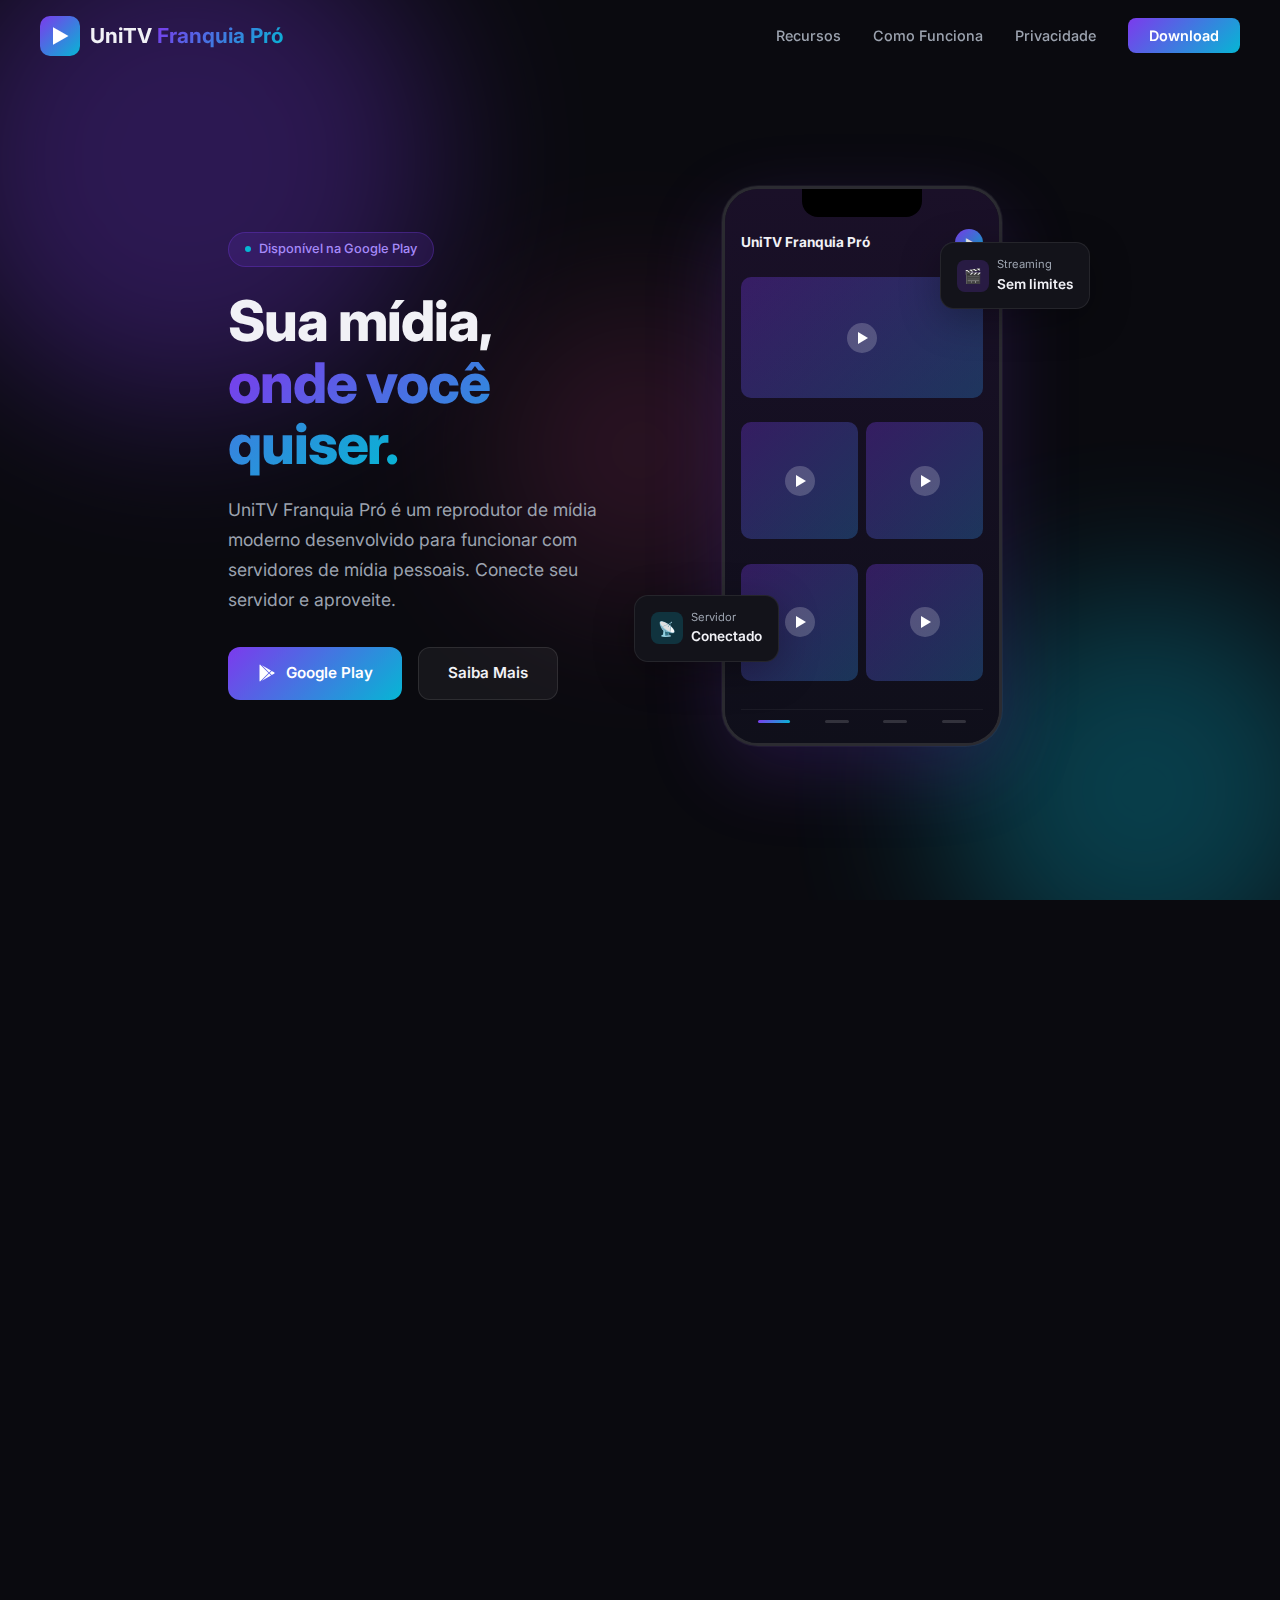
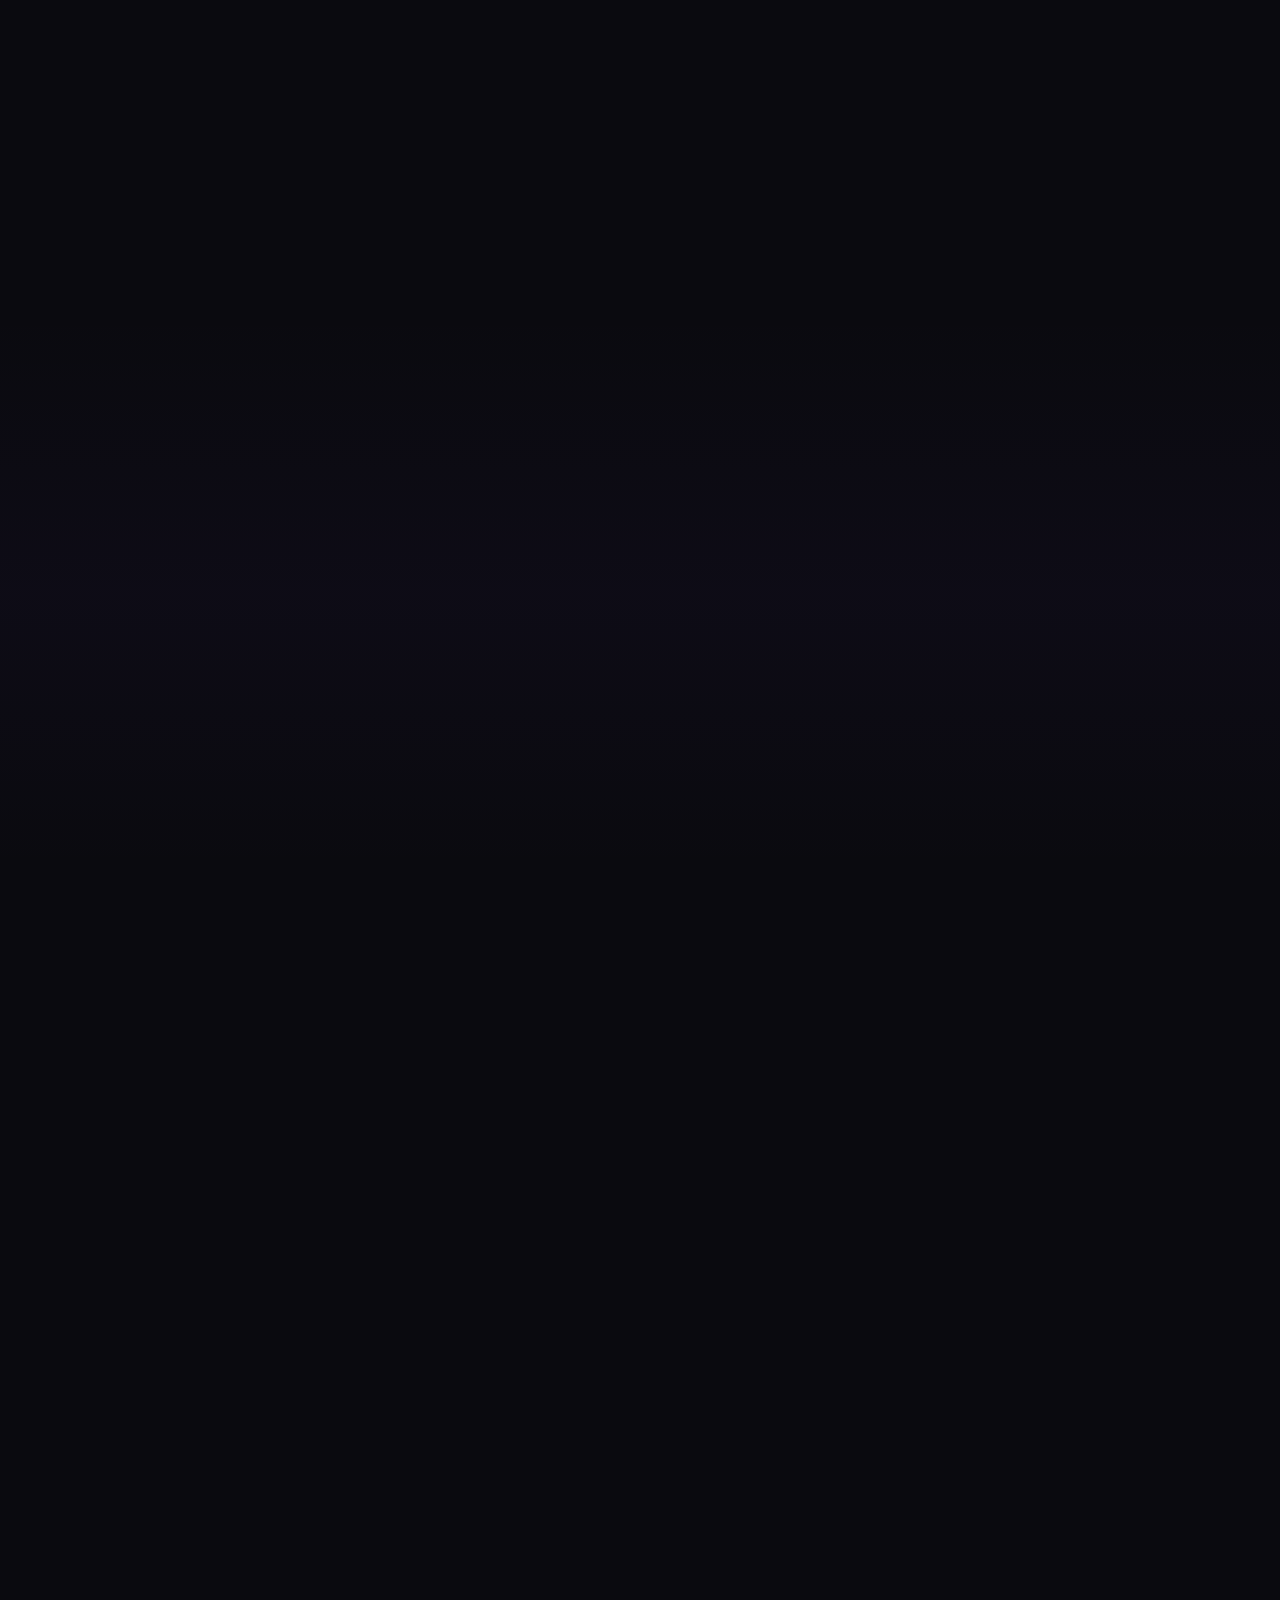
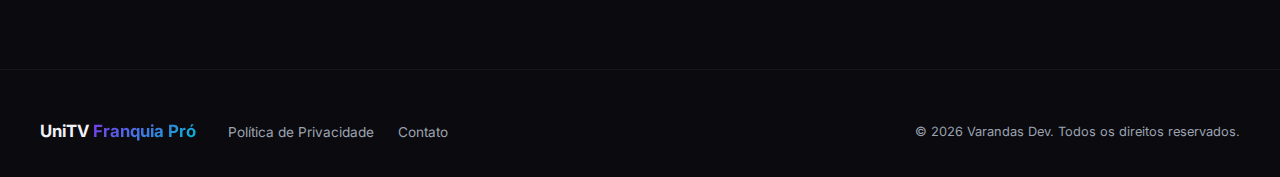
<file: index.html>
<!DOCTYPE html>
<html lang="pt-BR">
<head>
    <meta charset="UTF-8">
    <meta name="viewport" content="width=device-width, initial-scale=1.0">
    <title>UniTV Franquia Pró - Reprodutor de Mídia Moderno</title>
    <meta name="description" content="UniTV Franquia Pró é um reprodutor de mídia moderno para servidores de mídia pessoais. Conecte seu servidor e assista onde quiser.">
    <meta name="google-site-verification" content="iJzS_uo9lrnSU_6nAVKK-QeqOsxDYKwQU755gkWqsBc">
    <link rel="stylesheet" href="style.css">
    <link rel="icon" type="image/svg+xml" href="data:image/svg+xml,<svg xmlns='http://www.w3.org/2000/svg' viewBox='0 0 100 100'><text y='.9em' font-size='90'>▶</text></svg>">
</head>
<body>

    <!-- Navbar -->
    <nav class="navbar" id="navbar">
        <div class="navbar-content">
            <a href="/" class="logo">
                <div class="logo-icon">▶</div>
                <div class="logo-text">UniTV <span>Franquia Pró</span></div>
            </a>
            <ul class="nav-links" id="navLinks">
                <li><a href="#features">Recursos</a></li>
                <li><a href="#how-it-works">Como Funciona</a></li>
                <li><a href="privacy.html">Privacidade</a></li>
                <li><a href="#download" class="nav-cta">Download</a></li>
            </ul>
            <button class="menu-toggle" id="menuToggle" aria-label="Menu">
                <span></span>
                <span></span>
                <span></span>
            </button>
        </div>
    </nav>

    <!-- Hero -->
    <section class="hero" id="hero">
        <div class="hero-bg">
            <div class="orb orb-1"></div>
            <div class="orb orb-2"></div>
            <div class="orb orb-3"></div>
        </div>
        <div class="hero-content">
            <div class="hero-text">
                <div class="hero-badge">Disponível na Google Play</div>
                <h1 class="hero-title">
                    Sua mídia, <br><span class="gradient">onde você quiser.</span>
                </h1>
                <p class="hero-description">
                    UniTV Franquia Pró é um reprodutor de mídia moderno desenvolvido para funcionar com servidores de mídia pessoais. Conecte seu servidor e aproveite.
                </p>
                <div class="hero-buttons">
                    <a href="https://play.google.com/store/apps/details?id=com.unit.play" target="_blank" class="btn-primary">
                        <svg viewBox="0 0 24 24" fill="currentColor"><path d="M3.609 1.814L13.792 12 3.61 22.186a.996.996 0 0 1-.61-.92V2.734a1 1 0 0 1 .609-.92zm10.89 10.893l2.302 2.302-10.937 6.333 8.635-8.635zm3.199-3.199l2.807 1.626a1 1 0 0 1 0 1.732l-2.807 1.626L15.206 12l2.492-2.492zM5.864 2.658L16.8 8.99l-2.302 2.302-8.634-8.634z"/></svg>
                        Google Play
                    </a>
                    <a href="#features" class="btn-secondary">
                        Saiba Mais
                    </a>
                </div>
            </div>
            <div class="hero-visual">
                <div class="phone-mockup">
                    <div class="phone-notch"></div>
                    <div class="phone-screen">
                        <div class="phone-header">
                            <div class="phone-header-title">UniTV Franquia Pró</div>
                            <div class="phone-header-icon">▶</div>
                        </div>
                        <div class="phone-media-grid">
                            <div class="phone-media-item wide">
                                <div class="play-icon"></div>
                            </div>
                            <div class="phone-media-item">
                                <div class="play-icon"></div>
                            </div>
                            <div class="phone-media-item">
                                <div class="play-icon"></div>
                            </div>
                            <div class="phone-media-item">
                                <div class="play-icon"></div>
                            </div>
                            <div class="phone-media-item">
                                <div class="play-icon"></div>
                            </div>
                        </div>
                        <div class="phone-nav">
                            <div class="phone-nav-item active"></div>
                            <div class="phone-nav-item"></div>
                            <div class="phone-nav-item"></div>
                            <div class="phone-nav-item"></div>
                        </div>
                    </div>
                </div>
                <div class="floating-card floating-card-1">
                    <div class="card-row">
                        <div class="card-icon purple">🎬</div>
                        <div>
                            <div class="card-label">Streaming</div>
                            <div class="card-value">Sem limites</div>
                        </div>
                    </div>
                </div>
                <div class="floating-card floating-card-2">
                    <div class="card-row">
                        <div class="card-icon cyan">📡</div>
                        <div>
                            <div class="card-label">Servidor</div>
                            <div class="card-value">Conectado</div>
                        </div>
                    </div>
                </div>
            </div>
        </div>
    </section>

    <!-- Features -->
    <section class="features" id="features">
        <div class="section-header fade-in">
            <div class="section-tag">Recursos</div>
            <h2 class="section-title">Tudo que você precisa para <br>assistir sua mídia</h2>
            <p class="section-subtitle">Projetado para oferecer a melhor experiência com seu servidor de mídia pessoal.</p>
        </div>
        <div class="features-grid">
            <div class="feature-card fade-in">
                <div class="feature-icon purple">📡</div>
                <h3>Servidor Pessoal</h3>
                <p>Conecte sua própria lista ou servidor de mídia e acesse todo o seu conteúdo em um só lugar.</p>
            </div>
            <div class="feature-card fade-in">
                <div class="feature-icon cyan">🎬</div>
                <h3>Player Moderno</h3>
                <p>Reprodutor com suporte a múltiplos formatos de vídeo e áudio, com controles intuitivos.</p>
            </div>
            <div class="feature-card fade-in">
                <div class="feature-icon pink">📱</div>
                <h3>Interface Intuitiva</h3>
                <p>Design limpo e moderno que facilita a navegação e organização da sua biblioteca de mídia.</p>
            </div>
            <div class="feature-card fade-in">
                <div class="feature-icon green">⚡</div>
                <h3>Alta Performance</h3>
                <p>Otimizado para reprodução fluida, com carregamento rápido e baixo consumo de recursos.</p>
            </div>
            <div class="feature-card fade-in">
                <div class="feature-icon orange">🔒</div>
                <h3>Privacidade</h3>
                <p>Seus dados ficam seguros. Não coletamos informações pessoais nem armazenamos seu conteúdo.</p>
            </div>
            <div class="feature-card fade-in">
                <div class="feature-icon blue">🔄</div>
                <h3>Atualizações Constantes</h3>
                <p>Melhorias frequentes com novos recursos e correções para a melhor experiência possível.</p>
            </div>
        </div>
    </section>

    <!-- How it works -->
    <section class="how-it-works" id="how-it-works">
        <div class="container">
            <div class="section-header fade-in">
                <div class="section-tag">Como Funciona</div>
                <h2 class="section-title">Comece em 3 passos simples</h2>
                <p class="section-subtitle">Configure em minutos e comece a assistir sua mídia.</p>
            </div>
            <div class="steps fade-in">
                <div class="step">
                    <div class="step-number">1</div>
                    <h3>Baixe o App</h3>
                    <p>Instale o UniTV Franquia Pró gratuitamente pela Google Play Store.</p>
                </div>
                <div class="step">
                    <div class="step-number">2</div>
                    <h3>Conecte seu Servidor</h3>
                    <p>Adicione a URL do seu servidor de mídia pessoal ou sua lista.</p>
                </div>
                <div class="step">
                    <div class="step-number">3</div>
                    <h3>Aproveite</h3>
                    <p>Navegue pela sua biblioteca e assista seu conteúdo favorito.</p>
                </div>
            </div>
        </div>
    </section>

    <!-- Disclaimer -->
    <section class="disclaimer fade-in">
        <div class="disclaimer-card">
            <div class="disclaimer-icon">⚠️</div>
            <div>
                <h3>Aviso Importante</h3>
                <p>O UniTV Franquia Pró <strong>não fornece nenhum conteúdo</strong>. O aplicativo é apenas um reprodutor de mídia. O usuário deve conectar sua própria lista ou servidor de mídia para acessar sua mídia pessoal. Não nos responsabilizamos pelo conteúdo acessado pelo usuário através de seus próprios servidores.</p>
            </div>
        </div>
    </section>

    <!-- CTA -->
    <section class="cta" id="download">
        <div class="cta-box fade-in">
            <div class="cta-glow"></div>
            <h2>Pronto para começar?</h2>
            <p>Baixe o UniTV Franquia Pró e transforme a maneira como você assiste sua mídia.</p>
            <a href="https://play.google.com/store/apps/details?id=com.unit.play" target="_blank" class="btn-primary">
                <svg viewBox="0 0 24 24" fill="currentColor" width="20" height="20"><path d="M3.609 1.814L13.792 12 3.61 22.186a.996.996 0 0 1-.61-.92V2.734a1 1 0 0 1 .609-.92zm10.89 10.893l2.302 2.302-10.937 6.333 8.635-8.635zm3.199-3.199l2.807 1.626a1 1 0 0 1 0 1.732l-2.807 1.626L15.206 12l2.492-2.492zM5.864 2.658L16.8 8.99l-2.302 2.302-8.634-8.634z"/></svg>
                Baixar na Google Play
            </a>
        </div>
    </section>

    <!-- Footer -->
    <footer class="footer">
        <div class="footer-content">
            <div class="footer-left">
                <div class="footer-brand">UniTV <span>Franquia Pró</span></div>
                <ul class="footer-links">
                    <li><a href="privacy.html">Política de Privacidade</a></li>
                    <li><a href="mailto:iagoavribeiro@gmail.com">Contato</a></li>
                </ul>
            </div>
            <div class="footer-right">
                &copy; 2026 Varandas Dev. Todos os direitos reservados.
            </div>
        </div>
    </footer>

    <script src="script.js"></script>
</body>
</html>
</file>
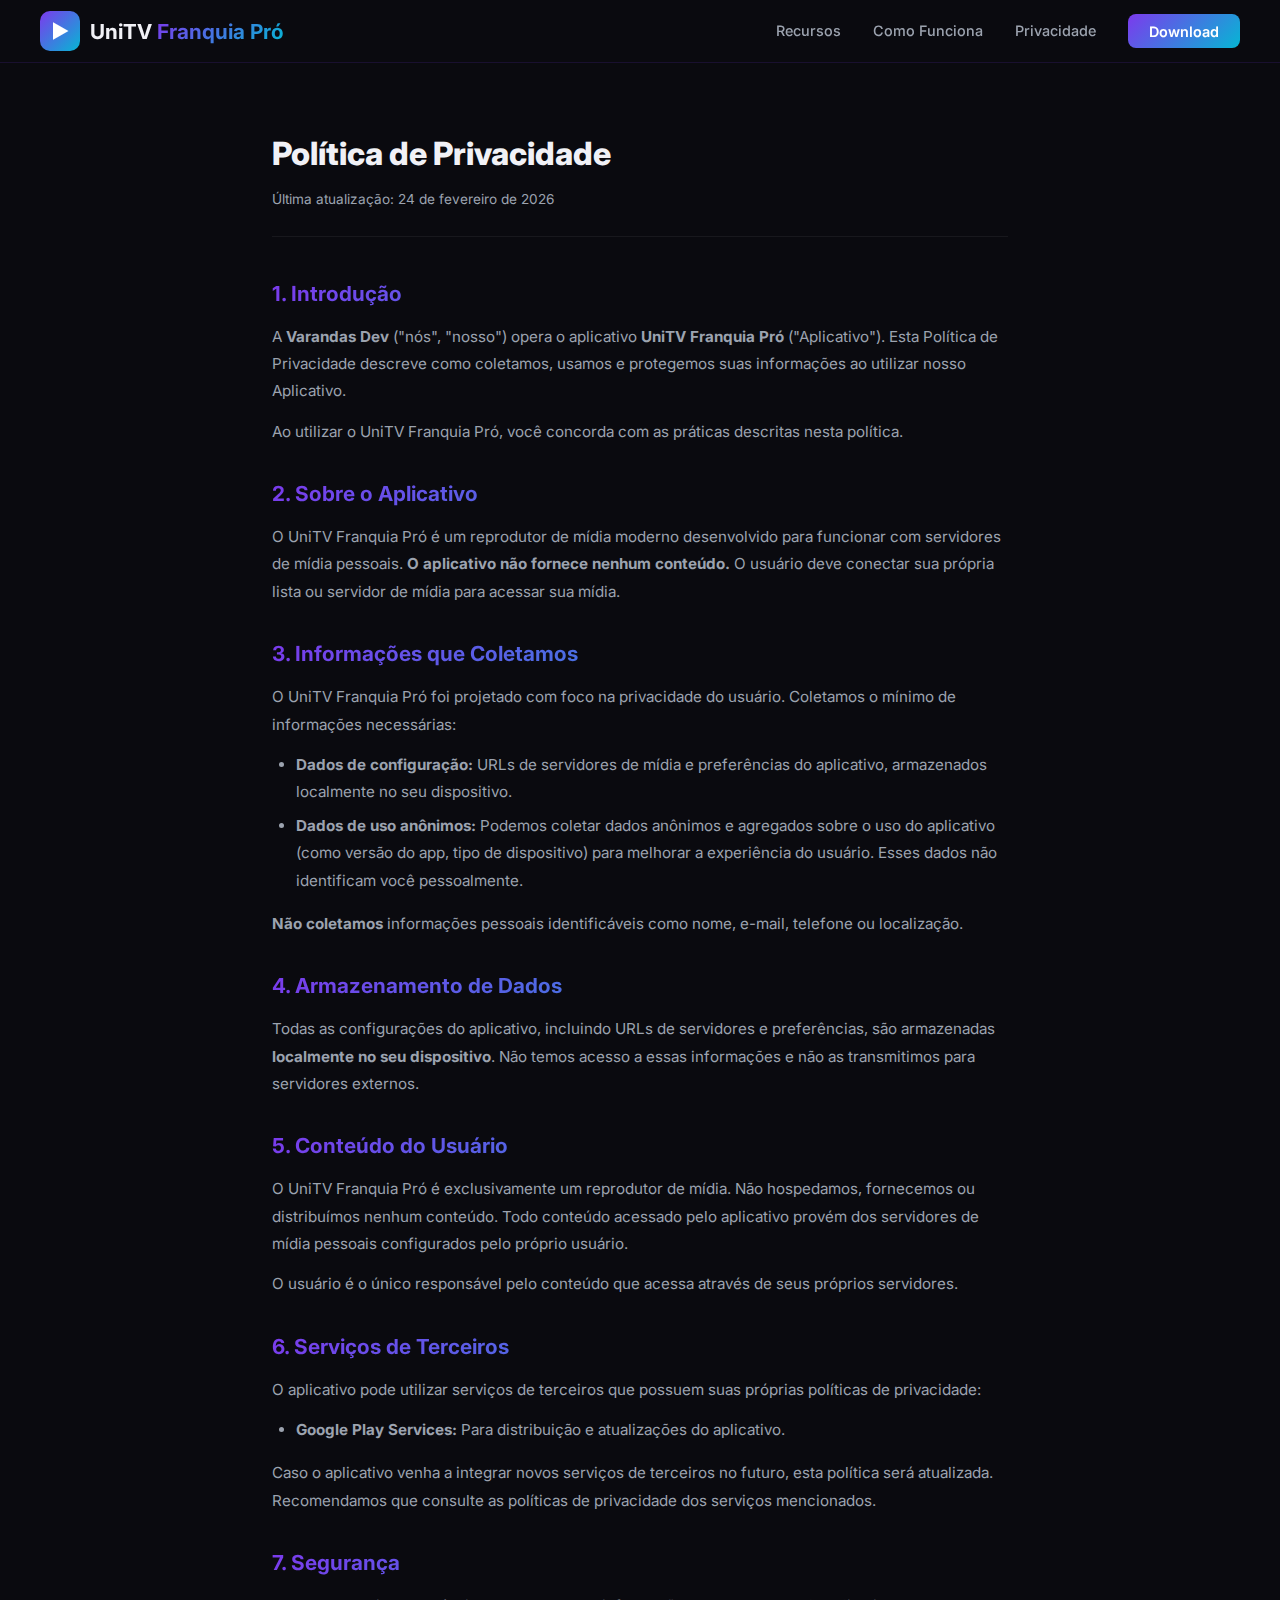
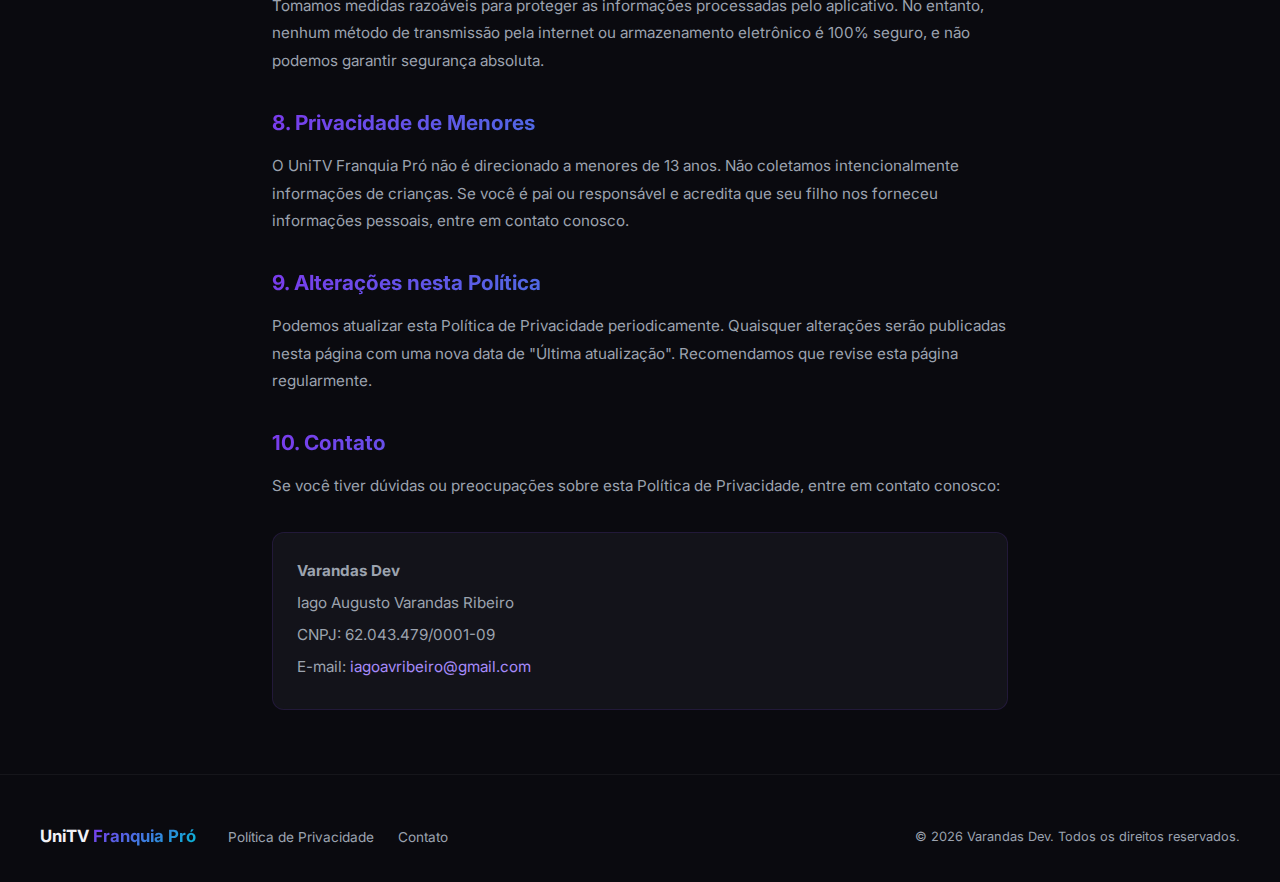
<file: privacy.html>
<!DOCTYPE html>
<html lang="pt-BR">
<head>
    <meta charset="UTF-8">
    <meta name="viewport" content="width=device-width, initial-scale=1.0">
    <title>Política de Privacidade - UniTV Franquia Pró</title>
    <meta name="description" content="Política de Privacidade do aplicativo UniTV Franquia Pró.">
    <meta name="google-site-verification" content="iJzS_uo9lrnSU_6nAVKK-QeqOsxDYKwQU755gkWqsBc">
    <link rel="stylesheet" href="style.css">
    <link rel="icon" type="image/svg+xml" href="data:image/svg+xml,<svg xmlns='http://www.w3.org/2000/svg' viewBox='0 0 100 100'><text y='.9em' font-size='90'>▶</text></svg>">
</head>
<body>

    <!-- Navbar -->
    <nav class="navbar scrolled" id="navbar">
        <div class="navbar-content">
            <a href="index.html" class="logo">
                <div class="logo-icon">▶</div>
                <div class="logo-text">UniTV <span>Franquia Pró</span></div>
            </a>
            <ul class="nav-links" id="navLinks">
                <li><a href="index.html#features">Recursos</a></li>
                <li><a href="index.html#how-it-works">Como Funciona</a></li>
                <li><a href="privacy.html">Privacidade</a></li>
                <li><a href="index.html#download" class="nav-cta">Download</a></li>
            </ul>
            <button class="menu-toggle" id="menuToggle" aria-label="Menu">
                <span></span>
                <span></span>
                <span></span>
            </button>
        </div>
    </nav>

    <!-- Privacy Content -->
    <main class="privacy-page">
        <h1>Política de Privacidade</h1>
        <p class="last-updated">Última atualização: 24 de fevereiro de 2026</p>

        <h2>1. Introdução</h2>
        <p>
            A <strong>Varandas Dev</strong> ("nós", "nosso") opera o aplicativo <strong>UniTV Franquia Pró</strong> ("Aplicativo"). Esta Política de Privacidade descreve como coletamos, usamos e protegemos suas informações ao utilizar nosso Aplicativo.
        </p>
        <p>
            Ao utilizar o UniTV Franquia Pró, você concorda com as práticas descritas nesta política.
        </p>

        <h2>2. Sobre o Aplicativo</h2>
        <p>
            O UniTV Franquia Pró é um reprodutor de mídia moderno desenvolvido para funcionar com servidores de mídia pessoais. <strong>O aplicativo não fornece nenhum conteúdo.</strong> O usuário deve conectar sua própria lista ou servidor de mídia para acessar sua mídia.
        </p>

        <h2>3. Informações que Coletamos</h2>
        <p>O UniTV Franquia Pró foi projetado com foco na privacidade do usuário. Coletamos o mínimo de informações necessárias:</p>
        <ul>
            <li><strong>Dados de configuração:</strong> URLs de servidores de mídia e preferências do aplicativo, armazenados localmente no seu dispositivo.</li>
            <li><strong>Dados de uso anônimos:</strong> Podemos coletar dados anônimos e agregados sobre o uso do aplicativo (como versão do app, tipo de dispositivo) para melhorar a experiência do usuário. Esses dados não identificam você pessoalmente.</li>
        </ul>
        <p>
            <strong>Não coletamos</strong> informações pessoais identificáveis como nome, e-mail, telefone ou localização.
        </p>

        <h2>4. Armazenamento de Dados</h2>
        <p>
            Todas as configurações do aplicativo, incluindo URLs de servidores e preferências, são armazenadas <strong>localmente no seu dispositivo</strong>. Não temos acesso a essas informações e não as transmitimos para servidores externos.
        </p>

        <h2>5. Conteúdo do Usuário</h2>
        <p>
            O UniTV Franquia Pró é exclusivamente um reprodutor de mídia. Não hospedamos, fornecemos ou distribuímos nenhum conteúdo. Todo conteúdo acessado pelo aplicativo provém dos servidores de mídia pessoais configurados pelo próprio usuário.
        </p>
        <p>
            O usuário é o único responsável pelo conteúdo que acessa através de seus próprios servidores.
        </p>

        <h2>6. Serviços de Terceiros</h2>
        <p>O aplicativo pode utilizar serviços de terceiros que possuem suas próprias políticas de privacidade:</p>
        <ul>
            <li><strong>Google Play Services:</strong> Para distribuição e atualizações do aplicativo.</li>
        </ul>
        <p>Caso o aplicativo venha a integrar novos serviços de terceiros no futuro, esta política será atualizada. Recomendamos que consulte as políticas de privacidade dos serviços mencionados.</p>

        <h2>7. Segurança</h2>
        <p>
            Tomamos medidas razoáveis para proteger as informações processadas pelo aplicativo. No entanto, nenhum método de transmissão pela internet ou armazenamento eletrônico é 100% seguro, e não podemos garantir segurança absoluta.
        </p>

        <h2>8. Privacidade de Menores</h2>
        <p>
            O UniTV Franquia Pró não é direcionado a menores de 13 anos. Não coletamos intencionalmente informações de crianças. Se você é pai ou responsável e acredita que seu filho nos forneceu informações pessoais, entre em contato conosco.
        </p>

        <h2>9. Alterações nesta Política</h2>
        <p>
            Podemos atualizar esta Política de Privacidade periodicamente. Quaisquer alterações serão publicadas nesta página com uma nova data de "Última atualização". Recomendamos que revise esta página regularmente.
        </p>

        <h2>10. Contato</h2>
        <p>Se você tiver dúvidas ou preocupações sobre esta Política de Privacidade, entre em contato conosco:</p>
        <div class="contact-box">
            <p><strong>Varandas Dev</strong></p>
            <p>Iago Augusto Varandas Ribeiro</p>
            <p>CNPJ: 62.043.479/0001-09</p>
            <p>E-mail: <a href="mailto:iagoavribeiro@gmail.com">iagoavribeiro@gmail.com</a></p>
        </div>
    </main>

    <!-- Footer -->
    <footer class="footer">
        <div class="footer-content">
            <div class="footer-left">
                <div class="footer-brand">UniTV <span>Franquia Pró</span></div>
                <ul class="footer-links">
                    <li><a href="privacy.html">Política de Privacidade</a></li>
                    <li><a href="mailto:iagoavribeiro@gmail.com">Contato</a></li>
                </ul>
            </div>
            <div class="footer-right">
                &copy; 2026 Varandas Dev. Todos os direitos reservados.
            </div>
        </div>
    </footer>

    <script src="script.js"></script>
</body>
</html>
</file>
<file: style.css>
@import url('https://fonts.googleapis.com/css2?family=Inter:wght@300;400;500;600;700;800;900&display=swap');

* {
    margin: 0;
    padding: 0;
    box-sizing: border-box;
}

:root {
    --primary: #7c3aed;
    --primary-light: #a78bfa;
    --primary-dark: #5b21b6;
    --accent: #06b6d4;
    --accent-light: #67e8f9;
    --bg-dark: #0a0a0f;
    --bg-card: #13131a;
    --bg-card-hover: #1a1a25;
    --text-primary: #f1f1f6;
    --text-secondary: #9ca3af;
    --gradient-1: linear-gradient(135deg, #7c3aed, #06b6d4);
    --gradient-2: linear-gradient(135deg, #06b6d4, #7c3aed);
    --gradient-bg: linear-gradient(180deg, #0a0a0f 0%, #110f1a 50%, #0a0a0f 100%);
}

html {
    scroll-behavior: smooth;
}

body {
    font-family: 'Inter', sans-serif;
    background: var(--bg-dark);
    color: var(--text-primary);
    overflow-x: hidden;
    line-height: 1.6;
}

/* === NAVBAR === */
.navbar {
    position: fixed;
    top: 0;
    left: 0;
    width: 100%;
    z-index: 1000;
    padding: 1rem 2rem;
    transition: all 0.3s ease;
    background: transparent;
}

.navbar.scrolled {
    background: rgba(10, 10, 15, 0.9);
    backdrop-filter: blur(20px);
    border-bottom: 1px solid rgba(124, 58, 237, 0.15);
    padding: 0.7rem 2rem;
}

.navbar-content {
    max-width: 1200px;
    margin: 0 auto;
    display: flex;
    align-items: center;
    justify-content: space-between;
}

.logo {
    display: flex;
    align-items: center;
    gap: 0.6rem;
    text-decoration: none;
}

.logo-icon {
    width: 40px;
    height: 40px;
    background: var(--gradient-1);
    border-radius: 10px;
    display: flex;
    align-items: center;
    justify-content: center;
    font-size: 1.2rem;
    font-weight: 800;
    color: #fff;
}

.logo-text {
    font-size: 1.3rem;
    font-weight: 700;
    color: var(--text-primary);
}

.logo-text span {
    background: var(--gradient-1);
    -webkit-background-clip: text;
    -webkit-text-fill-color: transparent;
    background-clip: text;
}

.nav-links {
    display: flex;
    align-items: center;
    gap: 2rem;
    list-style: none;
}

.nav-links a {
    color: var(--text-secondary);
    text-decoration: none;
    font-size: 0.9rem;
    font-weight: 500;
    transition: color 0.3s;
}

.nav-links a:hover {
    color: var(--text-primary);
}

.nav-cta {
    background: var(--gradient-1);
    color: #fff !important;
    padding: 0.55rem 1.3rem;
    border-radius: 8px;
    font-weight: 600 !important;
    transition: transform 0.3s, box-shadow 0.3s !important;
}

.nav-cta:hover {
    transform: translateY(-1px);
    box-shadow: 0 4px 20px rgba(124, 58, 237, 0.4);
}

.menu-toggle {
    display: none;
    flex-direction: column;
    gap: 5px;
    cursor: pointer;
    background: none;
    border: none;
    padding: 5px;
}

.menu-toggle span {
    width: 24px;
    height: 2px;
    background: var(--text-primary);
    border-radius: 2px;
    transition: all 0.3s;
}

/* === HERO === */
.hero {
    min-height: 100vh;
    display: flex;
    align-items: center;
    justify-content: center;
    position: relative;
    padding: 6rem 2rem 4rem;
    overflow: hidden;
}

.hero-bg {
    position: absolute;
    inset: 0;
    z-index: 0;
}

.hero-bg .orb {
    position: absolute;
    border-radius: 50%;
    filter: blur(80px);
    opacity: 0.3;
    animation: float 8s ease-in-out infinite;
}

.hero-bg .orb-1 {
    width: 500px;
    height: 500px;
    background: var(--primary);
    top: -10%;
    left: -5%;
    animation-delay: 0s;
}

.hero-bg .orb-2 {
    width: 400px;
    height: 400px;
    background: var(--accent);
    bottom: -10%;
    right: -5%;
    animation-delay: -3s;
}

.hero-bg .orb-3 {
    width: 300px;
    height: 300px;
    background: #ec4899;
    top: 50%;
    left: 50%;
    transform: translate(-50%, -50%);
    animation-delay: -5s;
    opacity: 0.15;
}

@keyframes float {
    0%, 100% { transform: translateY(0) scale(1); }
    50% { transform: translateY(-30px) scale(1.05); }
}

.hero-content {
    max-width: 1200px;
    margin: 0 auto;
    display: flex;
    align-items: center;
    gap: 4rem;
    position: relative;
    z-index: 1;
}

.hero-text {
    flex: 1;
}

.hero-badge {
    display: inline-flex;
    align-items: center;
    gap: 0.5rem;
    background: rgba(124, 58, 237, 0.15);
    border: 1px solid rgba(124, 58, 237, 0.3);
    padding: 0.4rem 1rem;
    border-radius: 50px;
    font-size: 0.8rem;
    font-weight: 500;
    color: var(--primary-light);
    margin-bottom: 1.5rem;
}

.hero-badge::before {
    content: '';
    width: 6px;
    height: 6px;
    background: var(--accent);
    border-radius: 50%;
    animation: pulse-dot 2s infinite;
}

@keyframes pulse-dot {
    0%, 100% { opacity: 1; }
    50% { opacity: 0.3; }
}

.hero-title {
    font-size: clamp(2.2rem, 5vw, 3.5rem);
    font-weight: 800;
    line-height: 1.1;
    margin-bottom: 1.2rem;
    letter-spacing: -0.02em;
}

.hero-title .gradient {
    background: var(--gradient-1);
    -webkit-background-clip: text;
    -webkit-text-fill-color: transparent;
    background-clip: text;
}

.hero-description {
    font-size: 1.1rem;
    color: var(--text-secondary);
    margin-bottom: 2rem;
    max-width: 480px;
    line-height: 1.7;
}

.hero-buttons {
    display: flex;
    gap: 1rem;
    flex-wrap: wrap;
}

.btn-primary {
    display: inline-flex;
    align-items: center;
    gap: 0.6rem;
    background: var(--gradient-1);
    color: #fff;
    padding: 0.85rem 1.8rem;
    border-radius: 12px;
    text-decoration: none;
    font-weight: 600;
    font-size: 0.95rem;
    transition: transform 0.3s, box-shadow 0.3s;
    border: none;
    cursor: pointer;
}

.btn-primary:hover {
    transform: translateY(-2px);
    box-shadow: 0 8px 30px rgba(124, 58, 237, 0.4);
}

.btn-primary svg {
    width: 20px;
    height: 20px;
}

.btn-secondary {
    display: inline-flex;
    align-items: center;
    gap: 0.6rem;
    background: rgba(255, 255, 255, 0.05);
    border: 1px solid rgba(255, 255, 255, 0.1);
    color: var(--text-primary);
    padding: 0.85rem 1.8rem;
    border-radius: 12px;
    text-decoration: none;
    font-weight: 600;
    font-size: 0.95rem;
    transition: all 0.3s;
    cursor: pointer;
}

.btn-secondary:hover {
    background: rgba(255, 255, 255, 0.1);
    border-color: rgba(124, 58, 237, 0.3);
    transform: translateY(-2px);
}

.hero-visual {
    flex: 1;
    display: flex;
    justify-content: center;
    align-items: center;
    position: relative;
}

.phone-mockup {
    width: 280px;
    height: 560px;
    background: var(--bg-card);
    border-radius: 36px;
    border: 3px solid rgba(255, 255, 255, 0.1);
    position: relative;
    overflow: hidden;
    box-shadow: 0 25px 80px rgba(124, 58, 237, 0.2), 0 0 0 1px rgba(255, 255, 255, 0.05);
    animation: phone-float 6s ease-in-out infinite;
}

@keyframes phone-float {
    0%, 100% { transform: translateY(0); }
    50% { transform: translateY(-15px); }
}

.phone-notch {
    position: absolute;
    top: 0;
    left: 50%;
    transform: translateX(-50%);
    width: 120px;
    height: 28px;
    background: #000;
    border-radius: 0 0 16px 16px;
    z-index: 2;
}

.phone-screen {
    width: 100%;
    height: 100%;
    background: linear-gradient(180deg, #1a1028 0%, #0f0f1a 100%);
    display: flex;
    flex-direction: column;
    padding: 40px 16px 16px;
}

.phone-header {
    display: flex;
    align-items: center;
    justify-content: space-between;
    margin-bottom: 20px;
}

.phone-header-title {
    font-size: 0.85rem;
    font-weight: 700;
}

.phone-header-icon {
    width: 28px;
    height: 28px;
    border-radius: 50%;
    background: var(--gradient-1);
    display: flex;
    align-items: center;
    justify-content: center;
    font-size: 0.6rem;
}

.phone-media-grid {
    display: grid;
    grid-template-columns: 1fr 1fr;
    gap: 8px;
    flex: 1;
}

.phone-media-item {
    border-radius: 10px;
    background: rgba(124, 58, 237, 0.15);
    position: relative;
    overflow: hidden;
    aspect-ratio: 1;
}

.phone-media-item::after {
    content: '';
    position: absolute;
    inset: 0;
    background: linear-gradient(135deg, rgba(124, 58, 237, 0.2), rgba(6, 182, 212, 0.2));
}

.phone-media-item.wide {
    grid-column: span 2;
    aspect-ratio: 2/1;
}

.phone-media-item .play-icon {
    position: absolute;
    top: 50%;
    left: 50%;
    transform: translate(-50%, -50%);
    z-index: 1;
    width: 30px;
    height: 30px;
    background: rgba(255, 255, 255, 0.2);
    border-radius: 50%;
    display: flex;
    align-items: center;
    justify-content: center;
}

.phone-media-item .play-icon::after {
    content: '';
    width: 0;
    height: 0;
    border-left: 10px solid #fff;
    border-top: 6px solid transparent;
    border-bottom: 6px solid transparent;
    margin-left: 2px;
}

.phone-nav {
    display: flex;
    justify-content: space-around;
    padding: 10px 0 4px;
    border-top: 1px solid rgba(255, 255, 255, 0.05);
    margin-top: 12px;
}

.phone-nav-item {
    width: 24px;
    height: 3px;
    background: rgba(255, 255, 255, 0.15);
    border-radius: 2px;
}

.phone-nav-item.active {
    background: var(--gradient-1);
    width: 32px;
}

.floating-card {
    position: absolute;
    background: var(--bg-card);
    border: 1px solid rgba(255, 255, 255, 0.08);
    border-radius: 14px;
    padding: 0.8rem 1rem;
    backdrop-filter: blur(10px);
    animation: float-card 5s ease-in-out infinite;
    box-shadow: 0 10px 40px rgba(0, 0, 0, 0.3);
}

.floating-card-1 {
    top: 10%;
    right: -10%;
    animation-delay: -1s;
}

.floating-card-2 {
    bottom: 15%;
    left: -10%;
    animation-delay: -3s;
}

@keyframes float-card {
    0%, 100% { transform: translateY(0); }
    50% { transform: translateY(-10px); }
}

.floating-card .card-row {
    display: flex;
    align-items: center;
    gap: 0.5rem;
}

.floating-card .card-icon {
    width: 32px;
    height: 32px;
    border-radius: 8px;
    display: flex;
    align-items: center;
    justify-content: center;
    font-size: 0.9rem;
}

.floating-card .card-icon.purple {
    background: rgba(124, 58, 237, 0.2);
}

.floating-card .card-icon.cyan {
    background: rgba(6, 182, 212, 0.2);
}

.floating-card .card-label {
    font-size: 0.7rem;
    color: var(--text-secondary);
}

.floating-card .card-value {
    font-size: 0.85rem;
    font-weight: 600;
}

/* === FEATURES === */
.features {
    padding: 6rem 2rem;
    max-width: 1200px;
    margin: 0 auto;
    position: relative;
}

.section-header {
    text-align: center;
    margin-bottom: 4rem;
}

.section-tag {
    display: inline-block;
    background: rgba(124, 58, 237, 0.12);
    border: 1px solid rgba(124, 58, 237, 0.25);
    color: var(--primary-light);
    padding: 0.35rem 1rem;
    border-radius: 50px;
    font-size: 0.8rem;
    font-weight: 600;
    text-transform: uppercase;
    letter-spacing: 0.05em;
    margin-bottom: 1rem;
}

.section-title {
    font-size: clamp(1.8rem, 4vw, 2.5rem);
    font-weight: 800;
    margin-bottom: 1rem;
    letter-spacing: -0.02em;
}

.section-subtitle {
    font-size: 1.05rem;
    color: var(--text-secondary);
    max-width: 550px;
    margin: 0 auto;
}

.features-grid {
    display: grid;
    grid-template-columns: repeat(3, 1fr);
    gap: 1.5rem;
}

.feature-card {
    background: var(--bg-card);
    border: 1px solid rgba(255, 255, 255, 0.05);
    border-radius: 16px;
    padding: 2rem;
    transition: all 0.4s ease;
    position: relative;
    overflow: hidden;
}

.feature-card::before {
    content: '';
    position: absolute;
    top: 0;
    left: 0;
    right: 0;
    height: 2px;
    background: var(--gradient-1);
    opacity: 0;
    transition: opacity 0.4s;
}

.feature-card:hover {
    border-color: rgba(124, 58, 237, 0.2);
    transform: translateY(-4px);
    background: var(--bg-card-hover);
}

.feature-card:hover::before {
    opacity: 1;
}

.feature-icon {
    width: 48px;
    height: 48px;
    border-radius: 12px;
    display: flex;
    align-items: center;
    justify-content: center;
    margin-bottom: 1.2rem;
    font-size: 1.3rem;
}

.feature-icon.purple { background: rgba(124, 58, 237, 0.15); }
.feature-icon.cyan { background: rgba(6, 182, 212, 0.15); }
.feature-icon.pink { background: rgba(236, 72, 153, 0.15); }
.feature-icon.green { background: rgba(16, 185, 129, 0.15); }
.feature-icon.orange { background: rgba(245, 158, 11, 0.15); }
.feature-icon.blue { background: rgba(59, 130, 246, 0.15); }

.feature-card h3 {
    font-size: 1.1rem;
    font-weight: 700;
    margin-bottom: 0.6rem;
}

.feature-card p {
    font-size: 0.9rem;
    color: var(--text-secondary);
    line-height: 1.6;
}

/* === HOW IT WORKS === */
.how-it-works {
    padding: 6rem 2rem;
    background: linear-gradient(180deg, transparent, rgba(124, 58, 237, 0.03), transparent);
}

.how-it-works .container {
    max-width: 1200px;
    margin: 0 auto;
}

.steps {
    display: flex;
    gap: 2rem;
    margin-top: 3rem;
    position: relative;
}

.steps::before {
    content: '';
    position: absolute;
    top: 40px;
    left: 0;
    right: 0;
    height: 2px;
    background: linear-gradient(90deg, transparent, rgba(124, 58, 237, 0.3), rgba(6, 182, 212, 0.3), transparent);
}

.step {
    flex: 1;
    text-align: center;
    position: relative;
}

.step-number {
    width: 56px;
    height: 56px;
    background: var(--bg-card);
    border: 2px solid rgba(124, 58, 237, 0.3);
    border-radius: 50%;
    display: flex;
    align-items: center;
    justify-content: center;
    font-size: 1.2rem;
    font-weight: 800;
    margin: 0 auto 1.2rem;
    position: relative;
    z-index: 1;
    background: var(--gradient-1);
    -webkit-background-clip: text;
    -webkit-text-fill-color: transparent;
    background-clip: text;
}

.step h3 {
    font-size: 1.05rem;
    font-weight: 700;
    margin-bottom: 0.5rem;
}

.step p {
    font-size: 0.88rem;
    color: var(--text-secondary);
    line-height: 1.6;
}

/* === DISCLAIMER === */
.disclaimer {
    padding: 4rem 2rem;
    max-width: 1200px;
    margin: 0 auto;
}

.disclaimer-card {
    background: rgba(245, 158, 11, 0.05);
    border: 1px solid rgba(245, 158, 11, 0.2);
    border-radius: 16px;
    padding: 2rem 2.5rem;
    display: flex;
    gap: 1.2rem;
    align-items: flex-start;
}

.disclaimer-icon {
    font-size: 1.5rem;
    flex-shrink: 0;
    margin-top: 0.2rem;
}

.disclaimer-card h3 {
    font-size: 1.05rem;
    font-weight: 700;
    margin-bottom: 0.4rem;
    color: #f59e0b;
}

.disclaimer-card p {
    font-size: 0.9rem;
    color: var(--text-secondary);
    line-height: 1.7;
}

/* === CTA === */
.cta {
    padding: 6rem 2rem;
    text-align: center;
    position: relative;
}

.cta-box {
    max-width: 700px;
    margin: 0 auto;
    background: var(--bg-card);
    border: 1px solid rgba(124, 58, 237, 0.15);
    border-radius: 24px;
    padding: 3.5rem 2.5rem;
    position: relative;
    overflow: hidden;
}

.cta-box::before {
    content: '';
    position: absolute;
    top: 0;
    left: 0;
    right: 0;
    height: 3px;
    background: var(--gradient-1);
}

.cta-box .cta-glow {
    position: absolute;
    width: 300px;
    height: 300px;
    border-radius: 50%;
    background: var(--primary);
    filter: blur(100px);
    opacity: 0.08;
    top: -50%;
    left: 50%;
    transform: translateX(-50%);
}

.cta-box h2 {
    font-size: clamp(1.6rem, 3.5vw, 2.2rem);
    font-weight: 800;
    margin-bottom: 1rem;
    position: relative;
}

.cta-box p {
    color: var(--text-secondary);
    font-size: 1rem;
    margin-bottom: 2rem;
    position: relative;
}

.cta-box .btn-primary {
    position: relative;
    font-size: 1rem;
    padding: 1rem 2.2rem;
}

/* === FOOTER === */
.footer {
    padding: 3rem 2rem 2rem;
    border-top: 1px solid rgba(255, 255, 255, 0.05);
}

.footer-content {
    max-width: 1200px;
    margin: 0 auto;
    display: flex;
    align-items: center;
    justify-content: space-between;
    flex-wrap: wrap;
    gap: 1.5rem;
}

.footer-left {
    display: flex;
    align-items: center;
    gap: 2rem;
    flex-wrap: wrap;
}

.footer-brand {
    font-weight: 700;
    font-size: 1.05rem;
}

.footer-brand span {
    background: var(--gradient-1);
    -webkit-background-clip: text;
    -webkit-text-fill-color: transparent;
    background-clip: text;
}

.footer-links {
    display: flex;
    gap: 1.5rem;
    list-style: none;
}

.footer-links a {
    color: var(--text-secondary);
    text-decoration: none;
    font-size: 0.85rem;
    transition: color 0.3s;
}

.footer-links a:hover {
    color: var(--text-primary);
}

.footer-right {
    color: var(--text-secondary);
    font-size: 0.8rem;
}

/* === ANIMATIONS === */
.fade-in {
    opacity: 0;
    transform: translateY(30px);
    transition: opacity 0.6s ease, transform 0.6s ease;
}

.fade-in.visible {
    opacity: 1;
    transform: translateY(0);
}

/* === RESPONSIVE === */
@media (max-width: 968px) {
    .hero-content {
        flex-direction: column;
        text-align: center;
    }

    .hero-description {
        margin-left: auto;
        margin-right: auto;
    }

    .hero-buttons {
        justify-content: center;
    }

    .features-grid {
        grid-template-columns: repeat(2, 1fr);
    }

    .steps {
        flex-direction: column;
        gap: 1.5rem;
    }

    .steps::before {
        display: none;
    }

    .floating-card {
        display: none;
    }
}

@media (max-width: 640px) {
    .nav-links {
        display: none;
        position: fixed;
        top: 0;
        left: 0;
        right: 0;
        bottom: 0;
        background: rgba(10, 10, 15, 0.97);
        flex-direction: column;
        align-items: center;
        justify-content: center;
        gap: 2rem;
        z-index: 999;
    }

    .nav-links.open {
        display: flex;
    }

    .nav-links a {
        font-size: 1.2rem;
    }

    .menu-toggle {
        display: flex;
        z-index: 1001;
    }

    .menu-toggle.open span:nth-child(1) {
        transform: rotate(45deg) translate(5px, 5px);
    }

    .menu-toggle.open span:nth-child(2) {
        opacity: 0;
    }

    .menu-toggle.open span:nth-child(3) {
        transform: rotate(-45deg) translate(5px, -5px);
    }

    .features-grid {
        grid-template-columns: 1fr;
    }

    .hero-buttons {
        flex-direction: column;
        align-items: center;
    }

    .hero {
        padding: 5rem 1.2rem 3rem;
    }

    .phone-mockup {
        width: 230px;
        height: 460px;
    }

    .disclaimer-card {
        flex-direction: column;
        padding: 1.5rem;
    }

    .footer-content {
        flex-direction: column;
        text-align: center;
    }

    .footer-left {
        flex-direction: column;
    }
}

/* === PRIVACY PAGE === */
.privacy-page {
    padding: 8rem 2rem 4rem;
    max-width: 800px;
    margin: 0 auto;
}

.privacy-page h1 {
    font-size: 2rem;
    font-weight: 800;
    margin-bottom: 0.5rem;
}

.privacy-page .last-updated {
    color: var(--text-secondary);
    font-size: 0.85rem;
    margin-bottom: 2.5rem;
    padding-bottom: 1.5rem;
    border-bottom: 1px solid rgba(255, 255, 255, 0.06);
}

.privacy-page h2 {
    font-size: 1.3rem;
    font-weight: 700;
    margin-top: 2rem;
    margin-bottom: 0.8rem;
    background: var(--gradient-1);
    -webkit-background-clip: text;
    -webkit-text-fill-color: transparent;
    background-clip: text;
}

.privacy-page p,
.privacy-page li {
    color: var(--text-secondary);
    font-size: 0.95rem;
    line-height: 1.8;
    margin-bottom: 0.8rem;
}

.privacy-page ul {
    padding-left: 1.5rem;
    margin-bottom: 1rem;
}

.privacy-page li {
    margin-bottom: 0.4rem;
}

.privacy-page a {
    color: var(--primary-light);
    text-decoration: none;
}

.privacy-page a:hover {
    text-decoration: underline;
}

.privacy-page .contact-box {
    background: var(--bg-card);
    border: 1px solid rgba(124, 58, 237, 0.15);
    border-radius: 12px;
    padding: 1.5rem;
    margin-top: 2rem;
}

.privacy-page .contact-box p {
    margin-bottom: 0.3rem;
}
</file>
